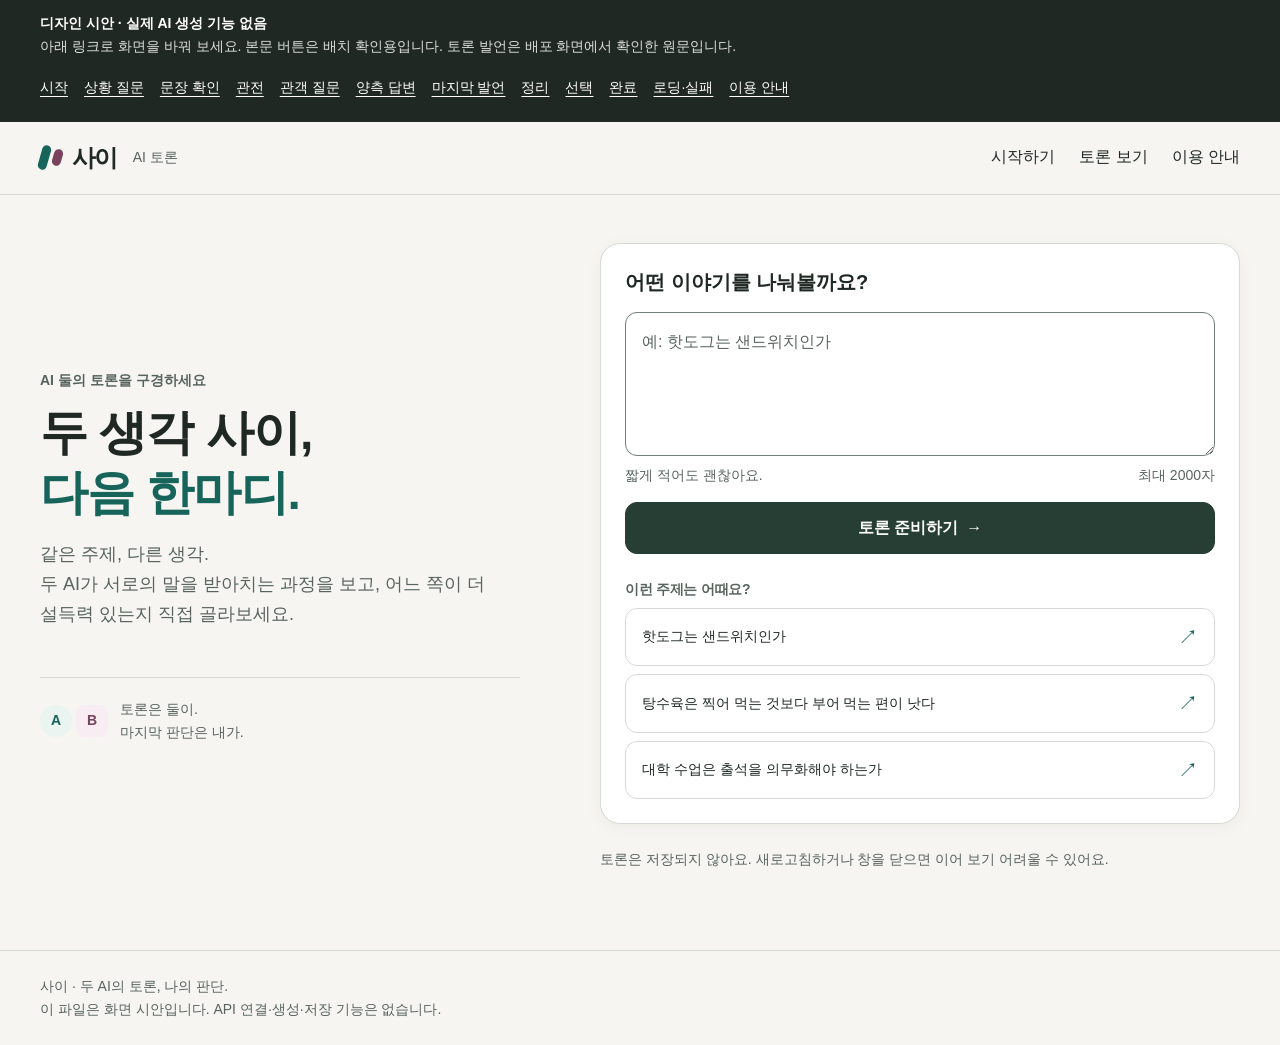
<file: docs-lagacy/design/UX_UI_PREVIEW.html>
<!doctype html>
<html lang="ko">
<meta charset="utf-8">
<meta name="viewport" content="width=device-width,initial-scale=1">
<title>사이 — UX/UI 화면 시안</title>
<style>
:root{--bg:#f6f5f1;--surface:#fff;--muted-bg:#eeede7;--text:#202824;--muted:#59635e;--a:#17645b;--a-bg:#eaf4f0;--b:#79435e;--b-bg:#f7edf2;--line:#d5dad5;--control:#737e77;--primary:#263e34;--focus:#245bc1;--error:#a12d32;--warning:#795019;--radius:20px}
*{box-sizing:border-box}html{font-size:100%;scroll-behavior:auto}body{margin:0;background:var(--bg);color:var(--text);font-family:Pretendard,"Noto Sans KR","Apple SD Gothic Neo","Malgun Gothic",sans-serif;line-height:1.625}button,input,textarea{font:inherit}button,a,input,textarea,summary{-webkit-tap-highlight-color:transparent}a{color:inherit}p,h1,h2,h3,ul{margin:0}p,li,h1,h2,h3,label,a,button{word-break:keep-all;overflow-wrap:anywhere}h1,h2,h3{font-weight:700;letter-spacing:-.02em}h1{font-size:32px;line-height:1.25}h2{font-size:24px;line-height:1.333}h3{font-size:20px;line-height:1.4}button{cursor:pointer}a,button,summary,input,textarea{scroll-margin-block:24px}:focus-visible{outline:3px solid var(--focus);outline-offset:3px}.wrap{width:min(calc(100% - 40px),1200px);margin:auto}.skip{position:absolute;top:-100px;left:20px;z-index:100;background:white;padding:12px}.skip:focus{top:8px}.inspect{background:#202824;color:#fff;padding:12px 0;font-size:14px}.inspect strong{font-weight:600}.inspect p{opacity:.85}.inspect nav{display:flex;flex-wrap:wrap;gap:4px 16px;margin-top:8px}.inspect a{display:inline-flex;align-items:center;min-height:44px;text-decoration:underline;text-underline-offset:4px}.sitehead{border-bottom:1px solid var(--line)}.headinner{display:flex;flex-direction:column}.brandrow{min-height:52px;display:flex;align-items:center;justify-content:space-between}.brand{font-size:24px;letter-spacing:-.07em;font-weight:700;text-decoration:none;display:inline-flex;align-items:center;gap:10px;min-height:48px}.brandmark{display:flex;gap:4px;align-items:center}.brandmark i{display:block;width:9px;height:25px;border-radius:8px;background:var(--a);transform:rotate(16deg)}.brandmark i+ i{background:var(--b);height:17px}.tag{font-size:14px;color:var(--muted)}.mainnav{display:flex;gap:8px}.mainnav a{flex:1;text-align:center;min-height:44px;display:flex;justify-content:center;align-items:center;font-size:14px;text-decoration:none;border-bottom:2px solid transparent}.mainnav a:hover{border-color:var(--primary)}main{min-height:65vh}.screen{display:none;padding-block:32px 64px}.screen:target{display:block}body:not(:has(.screen:target)) #home{display:block}.eyebrow{font-size:14px;line-height:22px;color:var(--muted);font-weight:600;margin-bottom:12px}.lead{font-size:16px;line-height:26px;color:var(--muted);margin-top:16px;max-width:480px}.homegrid{display:grid;gap:32px}.hero{padding-top:8px}.hero h1{max-width:430px}.hero h1 em{font-style:normal;color:var(--a)}.editorial{margin-top:32px;border-top:1px solid var(--line);padding-top:20px;display:flex;gap:12px;align-items:center;font-size:14px;color:var(--muted)}.twomarks{display:flex;align-items:center;gap:4px}.badge{width:32px;height:32px;flex:0 0 32px;display:inline-flex;align-items:center;justify-content:center;border-radius:50%;background:var(--a-bg);color:var(--a);font-size:14px;font-weight:700}.badge.b{border-radius:8px;background:var(--b-bg);color:var(--b)}.card{background:var(--surface);border:1px solid var(--line);border-radius:20px;padding:20px;box-shadow:0 4px 18px rgb(32 40 36 / 4%)}.inputcard label{display:block;font-size:20px;line-height:28px;font-weight:700;margin-bottom:16px}textarea{display:block;width:100%;resize:vertical;min-height:144px;padding:16px;border:1px solid var(--control);border-radius:12px;background:white;color:var(--text);font-size:16px;line-height:26px}textarea::placeholder{color:var(--muted)}.hint{font-size:14px;line-height:22px;color:var(--muted)}.meta{display:flex;justify-content:space-between;gap:16px;margin-top:8px}.count{white-space:nowrap}.button{display:inline-flex;align-items:center;justify-content:center;gap:8px;min-height:52px;padding:12px 20px;border:1px solid var(--primary);border-radius:12px;background:var(--primary);color:white;text-decoration:none;font-size:16px;font-weight:600;line-height:24px;text-align:center;transition:background 120ms}.button:hover{background:#1d3229}.button:active{background:#14271f}.button.secondary{color:var(--text);background:white;border-color:var(--control);min-height:48px}.button.secondary:hover{background:var(--muted-bg)}.button:disabled{background:#e6e9e5;color:var(--muted);border-color:#e6e9e5;cursor:default}.full{width:100%}.mt8{margin-top:8px}.mt16{margin-top:16px}.mt24{margin-top:24px}.mt32{margin-top:32px}.textlink{display:inline-flex;align-items:center;min-height:48px;text-decoration:underline;text-underline-offset:4px;font-size:14px}.suggestions{margin-top:24px}.suggestions h2{font-size:14px;line-height:22px;color:var(--muted);margin-bottom:8px}.suggestion{display:flex;align-items:center;justify-content:space-between;gap:12px;min-height:48px;padding:12px 16px;border:1px solid var(--line);border-radius:12px;background:transparent;color:var(--text);width:100%;text-align:left;margin-top:8px;font-size:14px}.suggestion span{font-size:20px;color:var(--a)}.sessionnote{margin-top:24px;color:var(--muted);font-size:14px;line-height:22px}.narrow{max-width:720px;margin-inline:auto}.pageintro{margin-bottom:24px}.pageintro h1{font-size:28px;line-height:36px}.sidegrid{display:grid;gap:12px}.person{padding:16px;border:1px solid var(--line);border-radius:12px}.person.a{background:var(--a-bg);border-color:#b6d5cb}.person.b{background:var(--b-bg);border-color:#dfc6d3}.identity{display:flex;gap:8px;align-items:center;font-weight:700;min-width:0}.identity .name{min-width:0}.person p{font-size:14px;line-height:22px;margin-top:8px;color:var(--muted)}.motiontitle{font-size:24px;line-height:34px}.row{display:flex;gap:12px;flex-wrap:wrap;align-items:center}.softline{border:0;border-top:1px solid var(--line);margin:24px 0}.stage{display:flex;align-items:center;justify-content:space-between;gap:12px;border:1px solid var(--line);border-radius:12px;padding:12px 16px;background:var(--surface);min-height:56px}.stage strong{font-size:16px}.stepnum{color:var(--a);margin-right:8px}.stage details{font-size:14px}.stage summary{min-height:32px;cursor:pointer}.stage ol{padding-left:20px}.arena{display:grid;gap:24px}.rail{display:none}.topmotion{margin-bottom:16px}.topmotion summary{min-height:48px;font-size:16px;font-weight:600;cursor:pointer}.topmotion p{padding-bottom:16px;font-size:20px}.mobilepeople{display:grid;grid-template-columns:1fr 1fr;gap:8px;margin-bottom:16px}.mobilepeople .person{padding:12px}.mobilepeople .identity{align-items:flex-start;font-size:14px}.mobilepeople .person p{font-size:14px}.phaseintro{margin:24px 0 20px}.phaseintro h1{font-size:24px;line-height:32px}.phaseintro p{font-size:14px;color:var(--muted);margin-top:8px}.turnlist{list-style:none;padding:0;display:grid;gap:20px}.turn{max-width:calc(100% - 12px);padding:20px;border:1px solid var(--line);border-left:3px solid var(--a);border-radius:20px;background:white}.turn.b{margin-left:auto;border-left:1px solid var(--line);border-right:3px solid var(--b)}.turn .meta{margin-top:0;align-items:center}.turn .identity{font-size:16px}.turn small{font-size:14px;color:var(--muted);font-weight:400}.turn .utterance{font-size:18px;line-height:30px;margin-top:16px;white-space:pre-wrap}.turn.current{box-shadow:0 4px 18px rgb(32 40 36 / 4%)}.actions{margin-top:24px;padding:16px 0;background:var(--bg)}.actions .hint{text-align:center;margin-top:8px}.rail h2{font-size:16px;line-height:24px}.rail .person{margin-top:12px}.rail .railsteps{padding-left:0;list-style:none;margin-top:24px;font-size:14px;color:var(--muted)}.railsteps li{padding:10px 0;display:flex;gap:12px}.railsteps .active{color:var(--text);font-weight:700}.railsteps .active:before{content:'→';color:var(--a)}.sectionlabel{font-size:14px;line-height:22px;color:var(--muted);margin-bottom:12px}.questioncard h2{font-size:24px;line-height:34px}.questioncard .lead{margin-top:8px}.questioncard label{display:block;font-weight:600;margin:24px 0 8px}.questioncard textarea{min-height:120px}.userquestion{padding:16px;background:var(--muted-bg);border-radius:12px;margin-bottom:20px}.userquestion strong{font-size:14px;color:var(--muted)}.userquestion p{margin-top:8px}.compare{display:grid;gap:16px}.compare .card{box-shadow:none}.compare .card.a{border-top:3px solid var(--a)}.compare .card.b{border-top:3px solid var(--b)}.compare h3{font-size:16px;line-height:24px;margin-bottom:16px}.compare p{font-size:18px;line-height:30px}.summaryrest{display:grid;gap:24px;margin-top:24px}.summaryrest h2{font-size:20px;line-height:28px;margin-bottom:8px}.summaryrest p{font-size:16px;line-height:26px}.clash{background:var(--muted-bg);border-radius:20px;padding:20px;margin:24px 0}.clash h2{font-size:14px;color:var(--muted);line-height:22px;margin-bottom:8px}.clash p{font-size:24px;line-height:34px;font-weight:600}.choice{border:0;padding:0;margin:0}.choice legend{font-size:24px;line-height:34px;font-weight:700;margin-bottom:20px}.options{display:grid;gap:12px}.option{display:flex;gap:12px;align-items:center;padding:16px;background:white;border:1px solid var(--control);border-radius:12px;min-height:56px;cursor:pointer;font-size:16px}.option:has(input:checked){border:2px solid var(--primary);padding:15px;background:var(--muted-bg)}.option input{width:20px;height:20px;flex:0 0 20px;accent-color:var(--primary)}.donebadge{width:48px;height:48px;border:1px solid var(--primary);border-radius:50%;display:flex;align-items:center;justify-content:center;color:var(--primary);font-size:24px;margin-bottom:24px}.notice{padding:20px;border-radius:12px;background:#fff3db;color:var(--warning);border:1px solid var(--warning)}.notice.error{background:#fcedee;color:var(--error);border-color:var(--error)}.notice h2{font-size:20px;line-height:28px}.notice p{margin-top:8px}.notice .row{margin-top:16px}.notice .button{background:white;color:var(--text);border-color:var(--control)}.stategrid{display:grid;gap:24px}.loading{min-height:112px}.loading p{margin-top:16px}.howsteps{display:grid;gap:24px}.howsteps article{padding-block:24px;border-top:1px solid var(--line)}.howsteps .num{color:var(--a);font-size:14px;font-weight:700;display:block;margin-bottom:12px}.howsteps h2{font-size:20px;line-height:28px}.howsteps p{margin-top:12px;color:var(--muted)}details.box{border:1px solid var(--line);border-radius:12px;padding:16px}details.box summary{cursor:pointer;min-height:48px;display:flex;align-items:center}details.box p{padding-top:12px}footer.foot{border-top:1px solid var(--line);padding:24px 0;color:var(--muted);font-size:14px}.screen>*{min-width:0}.prototype-note{font-size:14px;color:var(--muted);margin-bottom:24px}.contextgroup{display:grid;gap:16px}.contextgroup h3{font-size:16px}.contextgroup p{margin-top:8px}.currentstage{position:sticky;top:0;z-index:10;background:var(--bg);padding-block:8px}.finalintro{padding:24px 0;border-top:1px solid var(--control);border-bottom:1px solid var(--line);margin-bottom:24px}
@media(min-width:768px){.wrap{width:min(calc(100% - 64px),704px)}.headinner{flex-direction:row;justify-content:space-between;align-items:center;min-height:72px}.brandrow{gap:16px}.mainnav{gap:24px}.mainnav a{flex:none;font-size:16px;min-height:48px}.screen{padding-block:48px 80px}h1{font-size:40px;line-height:50px}.homegrid{gap:40px}.inputcard{max-width:640px}.card{padding:24px}.sidegrid,.compare{grid-template-columns:repeat(2,minmax(0,1fr));gap:16px}.options{grid-template-columns:repeat(3,minmax(0,1fr))}.options.vertical{grid-template-columns:1fr}.turn{max-width:624px;padding:24px}.choice legend{font-size:28px;line-height:36px}.howsteps{grid-template-columns:repeat(3,minmax(0,1fr))}.questioncard .button{width:auto}.pageintro h1{font-size:32px;line-height:40px}}
@media(min-width:1200px){.wrap{width:min(calc(100% - 80px),1200px)}.homegrid{grid-template-columns:480px minmax(0,640px);gap:80px;align-items:center}.hero h1{font-size:48px;line-height:60px}.hero .lead{font-size:18px;line-height:30px}.hero{padding-block:40px}.editorial{margin-top:48px}.arena{grid-template-columns:240px minmax(0,720px);gap:32px;max-width:992px;margin:auto}.rail{display:block;position:sticky;top:24px;align-self:start}.mobilepeople,.currentstage{display:none}.turn{max-width:640px}.phaseintro{margin-top:0}.compare{gap:24px}.summarywrap{max-width:992px}.stategrid{grid-template-columns:repeat(2,minmax(0,1fr))}.actions{display:flex;justify-content:flex-end}.actions .button{width:auto;min-width:200px}.actions .hint{margin-left:16px}.sectionlabel{margin-bottom:16px}}
@media(prefers-reduced-motion:reduce){*,*::before,*::after{transition:none!important;animation:none!important;scroll-behavior:auto!important}}
@media(forced-colors:active){.badge,.person,.button,.option{border:1px solid ButtonText}.turn{border:1px solid CanvasText}.option:has(input:checked){outline:2px solid Highlight}}
</style>
<a class="skip" href="#main">본문으로 건너뛰기</a>
<aside class="inspect" aria-label="디자인 시안 화면 목록"><div class="wrap"><strong>디자인 시안 · 실제 AI 생성 기능 없음</strong><p>아래 링크로 화면을 바꿔 보세요. 본문 버튼은 배치 확인용입니다. 토론 발언은 배포 화면에서 확인한 원문입니다.</p><nav><a href="#home">시작</a><a href="#context">상황 질문</a><a href="#motion">문장 확인</a><a href="#debate">관전</a><a href="#question">관객 질문</a><a href="#answers">양측 답변</a><a href="#final">마지막 발언</a><a href="#summary">정리</a><a href="#choice">선택</a><a href="#done">완료</a><a href="#states">로딩·실패</a><a href="#how-it-works">이용 안내</a></nav></div></aside>
<header class="sitehead"><div class="wrap headinner"><div class="brandrow"><a class="brand" href="#home"><span class="brandmark" aria-hidden="true"><i></i><i></i></span>사이</a><span class="tag">AI 토론</span></div><nav class="mainnav" aria-label="주 메뉴"><a href="#home">시작하기</a><a href="#debate">토론 보기</a><a href="#how-it-works">이용 안내</a></nav></div></header>
<main id="main" class="wrap">
<section id="home" class="screen"><div class="homegrid"><div class="hero"><p class="eyebrow">AI 둘의 토론을 구경하세요</p><h1>두 생각 사이,<br><em>다음 한마디.</em></h1><p class="lead">같은 주제, 다른 생각.<br>두 AI가 서로의 말을 받아치는 과정을 보고, 어느 쪽이 더 설득력 있는지 직접 골라보세요.</p><div class="editorial"><div class="twomarks" aria-hidden="true"><span class="badge">A</span><span class="badge b">B</span></div><span>토론은 둘이.<br>마지막 판단은 내가.</span></div></div><div><div class="card inputcard"><label for="topic">어떤 이야기를 나눠볼까요?</label><textarea id="topic" maxlength="2000" placeholder="예: 핫도그는 샌드위치인가" aria-describedby="topic-hint"></textarea><div class="meta"><p id="topic-hint" class="hint">짧게 적어도 괜찮아요.</p><span class="hint count">최대 2000자</span></div><button type="button" class="button full mt16">토론 준비하기 <span aria-hidden="true">→</span></button><div class="suggestions"><h2>이런 주제는 어때요?</h2><button type="button" class="suggestion">핫도그는 샌드위치인가 <span aria-hidden="true">↗</span></button><button type="button" class="suggestion">탕수육은 찍어 먹는 것보다 부어 먹는 편이 낫다 <span aria-hidden="true">↗</span></button><button type="button" class="suggestion">대학 수업은 출석을 의무화해야 하는가 <span aria-hidden="true">↗</span></button></div></div><p class="sessionnote">토론은 저장되지 않아요. 새로고침하거나 창을 닫으면 이어 보기 어려울 수 있어요.</p></div></div></section>
<section id="context" class="screen"><div class="narrow"><div class="pageintro"><p class="eyebrow">토론 전 준비 · 상황 질문</p><h1>상황을 조금만<br>알려주세요.</h1><p class="lead">한 번에 하나씩 물어볼게요.</p></div><div class="card"><p class="hint">답변한 질문 1개</p><fieldset class="choice mt16"><legend>사전에 합의한 규칙이 있었나요?</legend><div class="options vertical"><label class="option"><input type="radio" name="context">명확한 합의가 있었다</label><label class="option"><input type="radio" name="context">암묵적인 기대만 있었다</label><label class="option"><input type="radio" name="context">없었다</label><label class="option"><input type="radio" name="context">잘 모르겠다</label></div></fieldset><details class="box mt16"><summary>직접 적기 +</summary><label for="context-text">알려주고 싶은 상황</label><textarea id="context-text" maxlength="1000" class="mt8"></textarea></details><button type="button" class="button full mt24">답변 보내기</button></div><div class="mt32"><p class="prototype-note">아래는 다음 화면인 ‘상황 정리’의 배치입니다.</p><h2>토론에 사용할 상황이에요.</h2><div class="contextgroup mt24"><div><h3>직접 본 일</h3><p class="hint">사용자가 직접 관찰했다고 답한 내용</p></div><div><h3>전해 들은 이야기</h3><p class="hint">전해 들은 내용이 있을 때만 표시</p></div><div><h3>내 해석</h3><p class="hint">사용자의 판단과 해석</p></div><div><h3>모르는 부분</h3><p class="hint">확인하지 못한 내용</p></div></div><button type="button" class="button full mt24">이 내용으로 정리하기</button></div></div></section>
<section id="motion" class="screen"><div class="narrow"><div class="pageintro"><p class="eyebrow">토론 전 준비 · 문장 확인</p><h1>이렇게 이야기해 볼까요?</h1><p class="lead">이 문장을 두고 아래의 두 입장이 토론해요.</p></div><div class="card"><p class="sectionlabel">토론할 문장</p><h2 class="motiontitle">핫도그는 샌드위치에 속한다.</h2><div class="sidegrid mt24"><div class="person a"><div class="identity"><span class="badge">A</span><span>샌드위치</span></div><p>말의 뜻과 전제를 확인해요.</p></div><div class="person b"><div class="identity"><span class="badge b">B</span><span>별도 범주</span></div><p>반례와 예외를 찾아요.</p></div></div><details class="box mt24"><summary>문장 다듬기 · 1회 가능 +</summary><p class="hint">토론을 시작하기 전에 한 번 다듬을 수 있어요.</p><label for="motion-edit">토론할 문장</label><textarea id="motion-edit" class="mt8" maxlength="1200">핫도그는 샌드위치에 속한다.</textarea><button type="button" class="button secondary mt16">수정한 문장 적용</button></details><p class="sessionnote">이 토론은 지금 열린 창에서만 이어집니다.</p><button type="button" class="button full mt24">이 주제로 토론 보기 <span aria-hidden="true">→</span></button></div></div></section>
<section id="debate" class="screen"><div class="arena"><aside class="rail" aria-label="토론 정보"><p class="eyebrow">오늘의 토론</p><h2>핫도그는<br>샌드위치에 속한다.</h2><div class="person a"><div class="identity"><span class="badge">A</span>샌드위치</div><p>말의 뜻과 전제를 확인해요.</p></div><div class="person b"><div class="identity"><span class="badge b">B</span>별도 범주</div><p>반례와 예외를 찾아요.</p></div><ol class="railsteps"><li>✓ 첫 입장</li><li class="active" aria-current="step">주고받기</li><li>함께 답하기 · 선택 사항</li><li>쟁점 되짚기</li><li>마지막 한마디</li><li>토론 정리</li></ol><p class="hint mt24">AI의 말은 틀릴 수 있어요.<br>서로 다른 관점을 살펴보세요.</p></aside><div><details class="topmotion"><summary>핫도그는 샌드위치에 속한다. ▾</summary><p>토론할 문장: 핫도그는 샌드위치에 속한다.</p></details><div class="mobilepeople"><div class="person a"><div class="identity"><span class="badge">A</span>샌드위치</div><p>말의 뜻과 전제</p></div><div class="person b"><div class="identity"><span class="badge b">B</span>별도 범주</div><p>반례와 예외</p></div></div><div class="currentstage"><div class="stage"><strong><span class="stepnum">02</span>주고받기</strong><details><summary>토론 순서</summary><ol><li>첫 입장 · 완료</li><li aria-current="step">주고받기 · 현재</li><li>함께 답하기 · 선택</li><li>쟁점 되짚기</li><li>마지막 한마디</li><li>토론 정리</li></ol></details></div></div><div class="phaseintro"><h1>상대의 말을 어떻게 받아칠까요?</h1><p>앞선 말을 되짚으며 두 입장을 따라가 보세요.</p></div><ol class="turnlist"><li class="turn b" id="previous"><article><div class="identity"><span class="badge b">B</span><div>별도 범주<br><small>발언 2 · 첫 입장</small></div></div><p class="utterance">핫도그는 고유한 이름과 조리 방식, 식문화가 확립된 별도 범주입니다. 빵과 속재료가 있다는 이유만으로 샌드위치라고 부르기는 어렵습니다.</p></article></li><li class="turn current" id="current"><article><div class="identity"><span class="badge">A</span><div>샌드위치<br><small>발언 3 · 주고받기</small></div></div><p class="utterance">고유한 이름이 있다는 사실이 구조적 분류를 배제하는 근거가 되나요? 하위 범주와 상위 범주는 동시에 성립할 수 있습니다.</p></article></li></ol><div class="actions"><button type="button" class="button full">다음 발언 보기 <span aria-hidden="true">→</span></button></div></div></div></section>
<section id="question" class="screen"><div class="narrow"><div class="pageintro"><p class="eyebrow">주고받기를 마쳤어요</p><h1>이번엔 내가<br>물어볼 차례.</h1></div><div class="card questioncard"><h2>두 AI에게 같은 질문을 해볼까요?</h2><p class="lead">질문 없이 이어서 봐도 좋아요.</p><label for="audience">두 AI에게 같은 질문</label><textarea id="audience" maxlength="500" aria-describedby="question-hint" placeholder="더 듣고 싶은 점을 적어주세요.">빵이 한쪽으로 붙어 있어도 샌드위치인가요?</textarea><p id="question-hint" class="hint mt8">최대 500자 · A와 B가 각각 답해요.</p><button type="button" class="button full mt24">질문 보내기</button><button type="button" class="button secondary full mt16">질문 없이 계속 보기</button></div></div></section>
<section id="answers" class="screen"><div class="narrow"><div class="pageintro"><p class="eyebrow">함께 답하기</p><h1>같은 질문,<br>두 가지 답변.</h1></div><div class="userquestion"><strong>내 질문</strong><p>빵이 한쪽으로 붙어 있어도 샌드위치인가요?</p></div><ol class="turnlist"><li class="turn"><article><div class="identity"><span class="badge">A</span>샌드위치</div><p class="utterance">관객 질문 ‘빵이 한쪽으로 붙어 있어도 샌드위치인가요?’에 대해 샌드위치 관점에서는 핵심 기준을 유지하되 그 상황을 예외로 따져봐야 합니다.</p></article></li><li class="turn b"><article><div class="identity"><span class="badge b">B</span>별도 범주</div><p class="utterance">관객 질문 ‘빵이 한쪽으로 붙어 있어도 샌드위치인가요?’에 대해 별도 범주 관점에서는 핵심 기준을 유지하되 그 상황을 예외로 따져봐야 합니다.</p></article></li></ol><button type="button" class="button full mt24">쟁점 되짚기 →</button></div></section>
<section id="final" class="screen"><div class="narrow"><div class="finalintro"><p class="eyebrow">마지막 한마디</p><h1>끝으로 남길<br>가장 중요한 이유.</h1><p class="lead">마지막으로 남길 이유를 들어보세요.</p></div><ol class="turnlist"><li class="turn"><article><div class="identity"><span class="badge">A</span>샌드위치</div><p class="utterance">핵심은 이름보다 분류 기준입니다. 빵이 속재료를 감싸 한 끼를 구성한다는 기준에서 핫도그는 샌드위치에 속합니다.</p></article></li><li class="turn b"><article><div class="identity"><span class="badge b">B</span>별도 범주</div><p class="utterance">핵심은 실제로 구별되는 음식 정체성입니다. 핫도그는 샌드위치와 비슷한 구조를 가졌어도 별도 범주로 보는 편이 타당합니다.</p></article></li></ol><button type="button" class="button full mt24">토론 정리 보기 →</button></div></section>
<section id="summary" class="screen"><div class="narrow summarywrap"><div class="pageintro"><p class="eyebrow">핫도그는 샌드위치에 속한다.</p><h1>토론을 되짚어볼까요?</h1><p class="lead">정답이나 승자를 정한 요약이 아니에요.<br>판단할 재료를 모았어요.</p></div><div class="clash"><h2>핵심 충돌</h2><p>핫도그를 구조에 따라 샌드위치로 분류할지, 식문화와 관습에 따라 별도 범주로 볼지</p></div><div class="compare"><article class="card a"><h2 class="identity"><span class="badge">A</span><span class="name">샌드위치</span></h2><h3 class="mt16">강한 논점</h3><p>빵과 속재료의 형태와 기능을 일관된 분류 기준으로 제시한다.</p></article><article class="card b"><h2 class="identity"><span class="badge b">B</span><span class="name">별도 범주</span></h2><h3 class="mt16">강한 논점</h3><p>고유한 조리 방식과 실제 언어 사용이 독자적 음식 범주를 만든다고 본다.</p></article></div><div class="summaryrest"><article><h2>함께 인정한 부분</h2><p>핫도그와 샌드위치의 구조가 유사하다는 점</p></article><article><h2>남은 질문</h2><p>구조적 분류와 문화적 분류 중 어느 기준을 우선할지</p></article></div><button type="button" class="button full mt32">내 생각 고르기 →</button><a class="textlink mt8" href="#debate">토론 전체 다시 읽기</a></div></section>
<section id="choice" class="screen"><div class="narrow"><p class="eyebrow">마지막 판단은 내가</p><fieldset class="choice"><legend><h1 style="font-size:inherit;line-height:inherit">어느 쪽이 더 설득력 있었나요?</h1></legend><div class="options"><label class="option"><input type="radio" name="choice">A · 샌드위치</label><label class="option"><input type="radio" name="choice">아직 모르겠다</label><label class="option"><input type="radio" name="choice">B · 별도 범주</label></div></fieldset><button type="button" class="button full mt24">선택 마치기</button><a class="textlink mt8" href="#summary">토론 정리 다시 보기</a><p class="sessionnote">이 토론과 선택은 저장되지 않아요.</p></div></section>
<section id="done" class="screen"><div class="narrow"><p class="prototype-note">선택 완료 화면 예시</p><div class="donebadge" aria-hidden="true">✓</div><p class="eyebrow">내 선택은</p><h1>‘아직 모르겠다’.</h1><p class="lead">이 토론은 여기서 마칠게요.</p><p class="sessionnote">이 토론과 선택은 저장되지 않아요.</p><button type="button" class="button full mt32">다른 주제로 시작하기</button><a class="textlink mt8" href="#debate">이 토론 다시 읽기</a></div></section>
<section id="states" class="screen"><div class="pageintro"><p class="eyebrow">상태별 컴포넌트 시안</p><h1>기다릴 때도,<br>멈췄을 때도 명확하게.</h1></div><div class="stategrid"><article class="card loading"><p class="sectionlabel">다음 발언 생성 중</p><div class="identity"><span class="badge b">B</span>별도 범주</div><p>다음 발언을 준비하고 있어요.</p><button class="button full mt24" type="button" disabled>발언 준비 중…</button></article><article class="notice error"><h2>준비를 마치지 못했어요.</h2><p>입력한 내용은 그대로 있어요. 다시 시도해 주세요.</p><div class="row"><button type="button" class="button">다시 시도하기</button><button type="button" class="button secondary">주제 보기</button></div></article><article class="notice"><h2>다음 발언을 이어가지 못했어요.</h2><p>여기까지의 토론은 그대로예요. 이 발언을 다시 준비할 수 있어요.</p><div class="row"><button type="button" class="button">이 발언 다시 준비하기</button><button type="button" class="button secondary">여기까지 읽기</button></div></article><article class="notice"><h2>응답을 기다리는 시간이 길어져 멈췄어요.</h2><p>입력과 여기까지의 토론은 그대로예요. 다시 시도할 수 있어요.</p><div class="row"><button type="button" class="button">다시 시도하기</button></div></article><article class="card"><h2>아직 시작한 토론이 없어요.</h2><p class="lead">궁금한 주제 하나로 시작해 보세요.</p><button type="button" class="button mt24">주제 고르러 가기</button></article><article class="card"><label for="error-topic">어떤 이야기를 나눠볼까요?</label><textarea id="error-topic" class="mt8" aria-invalid="true" aria-describedby="empty-error" style="border:2px solid var(--error)"></textarea><p id="empty-error" class="mt8" style="color:var(--error)">! 토론할 이야기를 한 줄 적어주세요.</p></article></div></section>
<section id="how-it-works" class="screen"><div class="pageintro"><p class="eyebrow">이용 안내</p><h1>주제 하나로 시작해,<br>내 생각으로 마무리해요.</h1><p class="lead">전문적인 토론 지식은 필요 없어요.</p></div><div class="howsteps"><article><span class="num">01 / 주제</span><h2>궁금한 이야기를 적어요.</h2><p>주제를 적으면 토론할 문장과 두 입장을 먼저 보여드려요.</p></article><article><span class="num">02 / 공방</span><h2>다음 한마디를 따라가요.</h2><p>두 AI는 앞선 발언을 바탕으로 번갈아 말해요. 중간에는 같은 질문을 양쪽에 던질 수 있어요.</p></article><article><span class="num">03 / 내 생각</span><h2>선택은 내가 해요.</h2><p>마지막에는 서로의 논점을 정리해요. 어느 쪽이 더 설득력 있었는지는 여러분이 골라요.</p></article></div><div class="narrow mt32"><h2>두 AI는 어떻게 다른가요?</h2><p class="lead">한쪽은 말의 뜻을 따지고, 다른 쪽은 예외를 찾을 수 있어요. 주제에 맞는 사고 방식을 자동으로 고릅니다.</p><hr class="softline"><p>AI의 말은 틀릴 수 있어요. 이 서비스는 웹에서 근거를 확인하지 않으며, 사실 확인이나 전문적인 판단을 대신하지 않아요.</p><p class="sessionnote">토론은 저장되지 않아요. 새로고침하거나 창을 닫으면 이어 보기 어려울 수 있어요.</p><details class="box mt24"><summary>내부에서 어떻게 이어지나요? +</summary><p>발언을 하나씩 만들고, 앞선 주장과 질문을 다음 발언에 전달합니다. 공개하기 어려운 응답은 토론에 추가하지 않습니다.</p></details><a class="button full mt24" href="#home">주제 고르러 가기</a></div></section>
</main><footer class="foot"><div class="wrap">사이 · 두 AI의 토론, 나의 판단.<br>이 파일은 화면 시안입니다. API 연결·생성·저장 기능은 없습니다.</div></footer>
</html>
</file>
